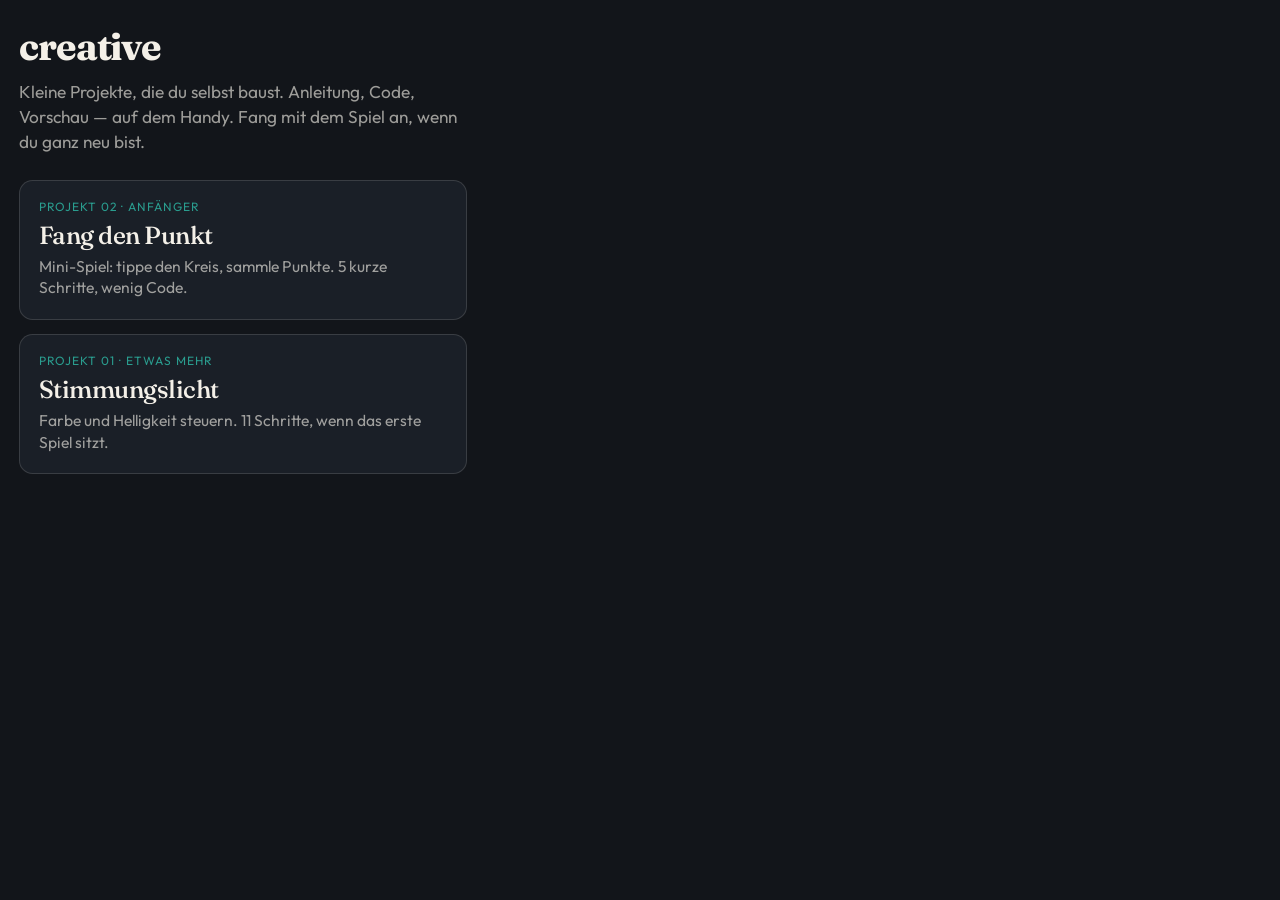
<file: lernen/index.html>
<!DOCTYPE html>
<html lang="de">
  <head>
    <meta charset="UTF-8" />
    <meta
      name="viewport"
      content="width=device-width, initial-scale=1, viewport-fit=cover"
    />
    <meta name="theme-color" content="#12151a" />
    <title>creative — Projekte</title>
    <link rel="preconnect" href="https://fonts.googleapis.com" />
    <link rel="preconnect" href="https://fonts.gstatic.com" crossorigin />
    <link
      href="https://fonts.googleapis.com/css2?family=Fraunces:opsz,wght@9..144,500;9..144,700&family=Outfit:wght@400;500;600&display=swap"
      rel="stylesheet"
    />
    <link rel="stylesheet" href="lernen.css?v=9" />
  </head>
  <body class="hub">
    <p class="hub-brand">creative</p>
    <p class="hub-lead">
      Kleine Projekte, die du selbst baust. Anleitung, Code, Vorschau — auf dem
      Handy. Fang mit dem Spiel an, wenn du ganz neu bist.
    </p>
    <nav class="pick" aria-label="Projekte">
      <a href="spiel/index.html">
        <p class="pick__kicker">Projekt 02 · Anfänger</p>
        <h1 class="pick__title">Fang den Punkt</h1>
        <p class="pick__text">
          Mini-Spiel: tippe den Kreis, sammle Punkte. 5 kurze Schritte, wenig
          Code.
        </p>
      </a>
      <a href="stimmungslicht/index.html">
        <p class="pick__kicker">Projekt 01 · etwas mehr</p>
        <h2 class="pick__title">Stimmungslicht</h2>
        <p class="pick__text">
          Farbe und Helligkeit steuern. 11 Schritte, wenn das erste Spiel sitzt.
        </p>
      </a>
    </nav>
  </body>
</html>
</file>
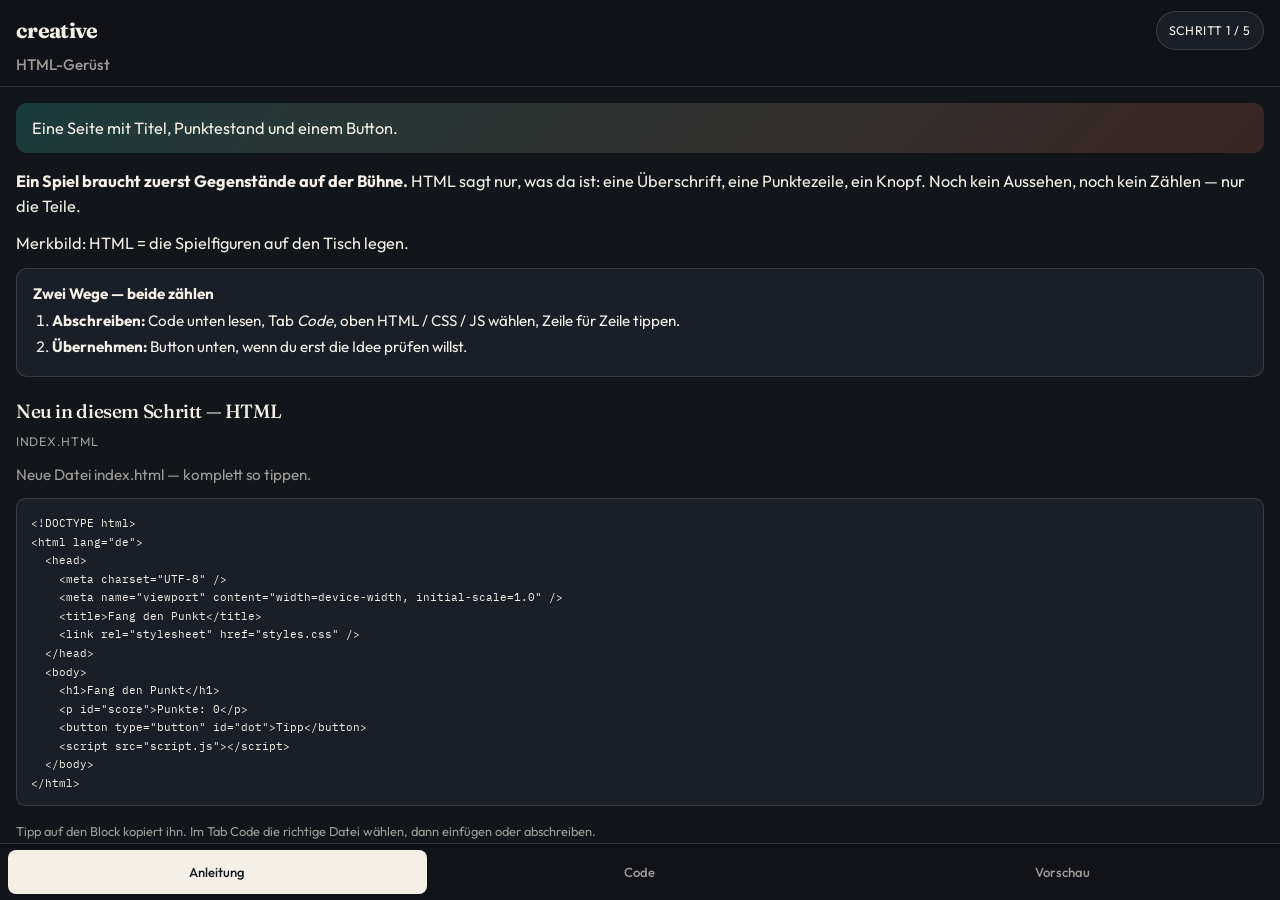
<file: lernen/spiel/index.html>
<!DOCTYPE html>
<html lang="de">
  <head>
    <meta charset="UTF-8" />
    <meta
      name="viewport"
      content="width=device-width, initial-scale=1, viewport-fit=cover"
    />
    <meta name="theme-color" content="#12151a" />
    <meta name="apple-mobile-web-app-capable" content="yes" />
    <meta name="mobile-web-app-capable" content="yes" />
    <title>Fang den Punkt — creative</title>
    <link rel="preconnect" href="https://fonts.googleapis.com" />
    <link rel="preconnect" href="https://fonts.gstatic.com" crossorigin />
    <link
      href="https://fonts.googleapis.com/css2?family=Fraunces:opsz,wght@9..144,500;9..144,700&family=IBM+Plex+Mono:wght@400;500&family=Outfit:wght@400;500;600&display=swap"
      rel="stylesheet"
    />
    <link rel="stylesheet" href="../lernen.css?v=9" />
  </head>
  <body>
    <header class="top">
      <div class="top__row">
        <a class="top__brand" href="../index.html">creative</a>
        <button type="button" class="step-chip" id="open-steps" aria-haspopup="dialog">
          <span id="step-chip-label">Schritt 1 / 5</span>
        </button>
      </div>
      <h1 class="top__title" id="step-title">HTML-Gerüst</h1>
    </header>

    <section class="panel" id="panel-guide" data-panel="guide">
      <p class="ziel" id="step-goal"></p>
      <article class="prose" id="step-body"></article>
      <ul class="checks" id="step-checks"></ul>
      <div class="guide-actions">
        <button type="button" class="btn btn--fill" id="apply-step">
          Code für diesen Schritt übernehmen
        </button>
        <p class="hint">
          Drei Dateien: HTML, CSS, JS. Im Tab Code oben umschalten. Abschreiben
          oder übernehmen — dann Vorschau.
        </p>
        <div class="step-nav">
          <button type="button" class="btn btn--ghost" id="prev-step">Zurück</button>
          <button type="button" class="btn btn--ghost" id="next-step">Weiter</button>
        </div>
      </div>
    </section>

    <section class="panel panel--code hidden" id="panel-code" data-panel="code">
      <div class="file-tabs" role="tablist" aria-label="Dateien">
        <button type="button" class="file-tab is-active" data-file="html">HTML</button>
        <button type="button" class="file-tab" data-file="css">CSS</button>
        <button type="button" class="file-tab" data-file="js">JS</button>
      </div>
      <div class="code-toolbar">
        <p class="file-hint" id="file-hint">index.html</p>
        <p class="file-empty hidden" id="file-empty">Diese Datei ist noch leer.</p>
        <div class="code-tools">
          <button type="button" class="btn btn--ghost btn--small" id="fill-file">
            Datei aus Schritt holen
          </button>
          <button type="button" class="btn btn--ghost btn--small" id="clear-file">
            Datei leeren
          </button>
        </div>
      </div>
      <div class="editor-wrap">
        <textarea id="editor-html" class="editor" data-file="html" spellcheck="false" autocapitalize="off" autocomplete="off" autocorrect="off"></textarea>
        <textarea id="editor-css" class="editor is-off" data-file="css" spellcheck="false" autocapitalize="off" autocomplete="off" autocorrect="off"></textarea>
        <textarea id="editor-js" class="editor is-off" data-file="js" spellcheck="false" autocapitalize="off" autocomplete="off" autocorrect="off"></textarea>
      </div>
    </section>

    <section class="panel panel--preview hidden" id="panel-preview" data-panel="preview">
      <iframe id="preview" title="Live-Vorschau" src="about:blank"></iframe>
      <p class="preview-empty hidden" id="preview-empty">
        Noch kein Code. In der Anleitung übernehmen — oder im Tab Code schreiben.
      </p>
    </section>

    <nav class="dock" aria-label="Bereiche">
      <button type="button" class="dock__btn is-active" data-panel="guide">Anleitung</button>
      <button type="button" class="dock__btn" data-panel="code">Code</button>
      <button type="button" class="dock__btn" data-panel="preview">Vorschau</button>
    </nav>

    <dialog class="sheet" id="step-sheet">
      <form method="dialog" class="sheet__head">
        <strong>Schritte</strong>
        <button type="submit" class="btn btn--ghost btn--small">Schließen</button>
      </form>
      <ol class="sheet__list" id="step-list"></ol>
      <button type="button" class="btn btn--ghost btn--small sheet__reset" id="reset-progress">
        Fortschritt löschen
      </button>
    </dialog>

    <p class="toast hidden" id="toast" role="status"></p>

    <script>
      window.LERN_CONFIG = {
        storageKey: "creative-handy-02-punkt-v1",
        cssFromStep: 2,
        jsFromStep: 3,
      };
    </script>
    <script src="schritte.js?v=1"></script>
    <script src="../app.js?v=9"></script>
  </body>
</html>
</file>
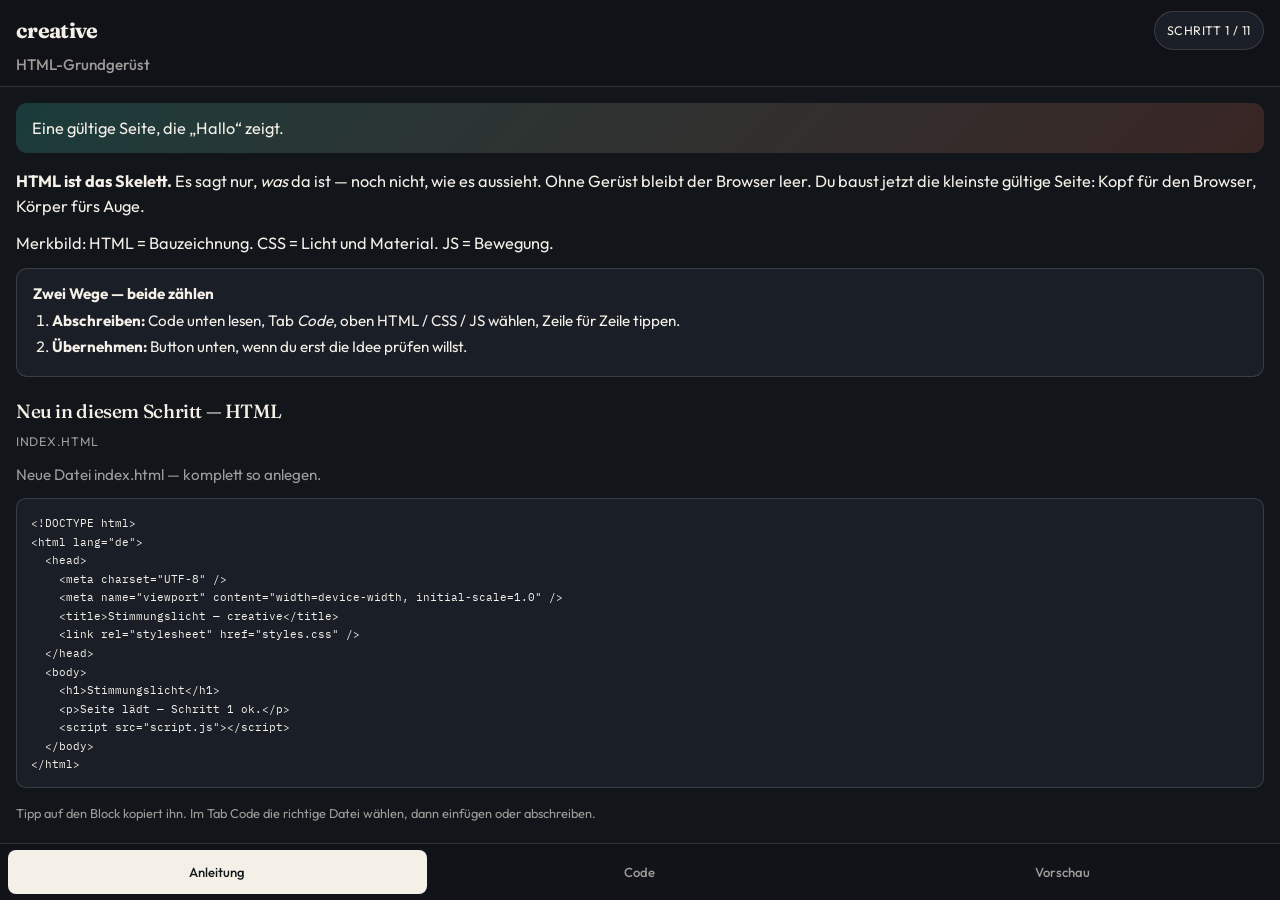
<file: lernen/stimmungslicht/index.html>
<!DOCTYPE html>
<html lang="de">
  <head>
    <meta charset="UTF-8" />
    <meta
      name="viewport"
      content="width=device-width, initial-scale=1, viewport-fit=cover"
    />
    <meta name="theme-color" content="#12151a" />
    <meta name="apple-mobile-web-app-capable" content="yes" />
    <meta name="mobile-web-app-capable" content="yes" />
    <meta
      name="apple-mobile-web-app-status-bar-style"
      content="black-translucent"
    />
    <title>Stimmungslicht — Lernen auf dem Handy</title>
    <link rel="preconnect" href="https://fonts.googleapis.com" />
    <link rel="preconnect" href="https://fonts.gstatic.com" crossorigin />
    <link
      href="https://fonts.googleapis.com/css2?family=Fraunces:opsz,wght@9..144,500;9..144,700&family=IBM+Plex+Mono:wght@400;500&family=Outfit:wght@400;500;600&display=swap"
      rel="stylesheet"
    />
    <link rel="stylesheet" href="../lernen.css?v=9" />
  </head>
  <body>
    <header class="top">
      <div class="top__row">
        <a class="top__brand" href="../index.html">creative</a>
        <button type="button" class="step-chip" id="open-steps" aria-haspopup="dialog">
          <span id="step-chip-label">Schritt 1 / 11</span>
        </button>
      </div>
      <h1 class="top__title" id="step-title">HTML-Grundgerüst</h1>
    </header>

    <section class="panel" id="panel-guide" data-panel="guide">
      <p class="ziel" id="step-goal"></p>
      <article class="prose" id="step-body"></article>
      <ul class="checks" id="step-checks"></ul>
      <div class="guide-actions">
        <button type="button" class="btn btn--fill" id="apply-step">
          Code für diesen Schritt übernehmen
        </button>
        <p class="hint">
          HTML, CSS und JS sind drei Dateien — oben im Tab <strong>Code</strong>
          umschalten. Abschreiben prägt; Übernehmen ist erlaubt, wenn du erst
          prüfen willst.
        </p>
        <div class="step-nav">
          <button type="button" class="btn btn--ghost" id="prev-step">Zurück</button>
          <button type="button" class="btn btn--ghost" id="next-step">Weiter</button>
        </div>
      </div>
    </section>

    <section class="panel panel--code hidden" id="panel-code" data-panel="code">
      <div class="file-tabs" role="tablist" aria-label="Dateien">
        <button type="button" class="file-tab is-active" data-file="html" id="tab-html">
          HTML
        </button>
        <button type="button" class="file-tab" data-file="css" id="tab-css">
          CSS
        </button>
        <button type="button" class="file-tab" data-file="js" id="tab-js">
          JS
        </button>
      </div>
      <div class="code-toolbar">
        <p class="file-hint" id="file-hint">index.html</p>
        <p class="file-empty hidden" id="file-empty">
          Diese Datei ist noch leer. Schreib sie aus der Anleitung ab — oder
          tippe „Datei aus Schritt holen“.
        </p>
        <div class="code-tools">
          <button type="button" class="btn btn--ghost btn--small" id="fill-file">
            Datei aus Schritt holen
          </button>
          <button type="button" class="btn btn--ghost btn--small" id="clear-file">
            Datei leeren
          </button>
        </div>
      </div>
      <div class="editor-wrap">
        <label class="sr-only" for="editor-html">HTML-Editor</label>
        <textarea
          id="editor-html"
          class="editor"
          data-file="html"
          spellcheck="false"
          autocapitalize="off"
          autocomplete="off"
          autocorrect="off"
          enterkeyhint="enter"
        ></textarea>
        <textarea
          id="editor-css"
          class="editor is-off"
          data-file="css"
          spellcheck="false"
          autocapitalize="off"
          autocomplete="off"
          autocorrect="off"
          enterkeyhint="enter"
        ></textarea>
        <textarea
          id="editor-js"
          class="editor is-off"
          data-file="js"
          spellcheck="false"
          autocapitalize="off"
          autocomplete="off"
          autocorrect="off"
          enterkeyhint="enter"
        ></textarea>
      </div>
    </section>

    <section class="panel panel--preview hidden" id="panel-preview" data-panel="preview">
      <iframe
        id="preview"
        title="Live-Vorschau deines Projekts"
        src="about:blank"
      ></iframe>
      <p class="preview-empty hidden" id="preview-empty">
        Noch kein Code. Schreib ihn im Tab Code ab — oder in der
        Anleitung <strong>übernehmen</strong>.
      </p>
    </section>

    <nav class="dock" aria-label="Bereiche">
      <button type="button" class="dock__btn is-active" data-panel="guide">
        Anleitung
      </button>
      <button type="button" class="dock__btn" data-panel="code">Code</button>
      <button type="button" class="dock__btn" data-panel="preview">Vorschau</button>
    </nav>

    <dialog class="sheet" id="step-sheet">
      <form method="dialog" class="sheet__head">
        <strong>Schritte</strong>
        <button type="submit" class="btn btn--ghost btn--small">Schließen</button>
      </form>
      <ol class="sheet__list" id="step-list"></ol>
      <button type="button" class="btn btn--ghost btn--small sheet__reset" id="reset-progress">
        Fortschritt löschen
      </button>
    </dialog>

    <p class="toast hidden" id="toast" role="status"></p>

    <script>
      window.LERN_CONFIG = {
        storageKey: "creative-handy-01-v2",
        cssFromStep: 2,
        jsFromStep: 7,
      };
    </script>
    <script src="schritte.js?v=8"></script>
    <script src="../app.js?v=9"></script>
  </body>
</html>
</file>
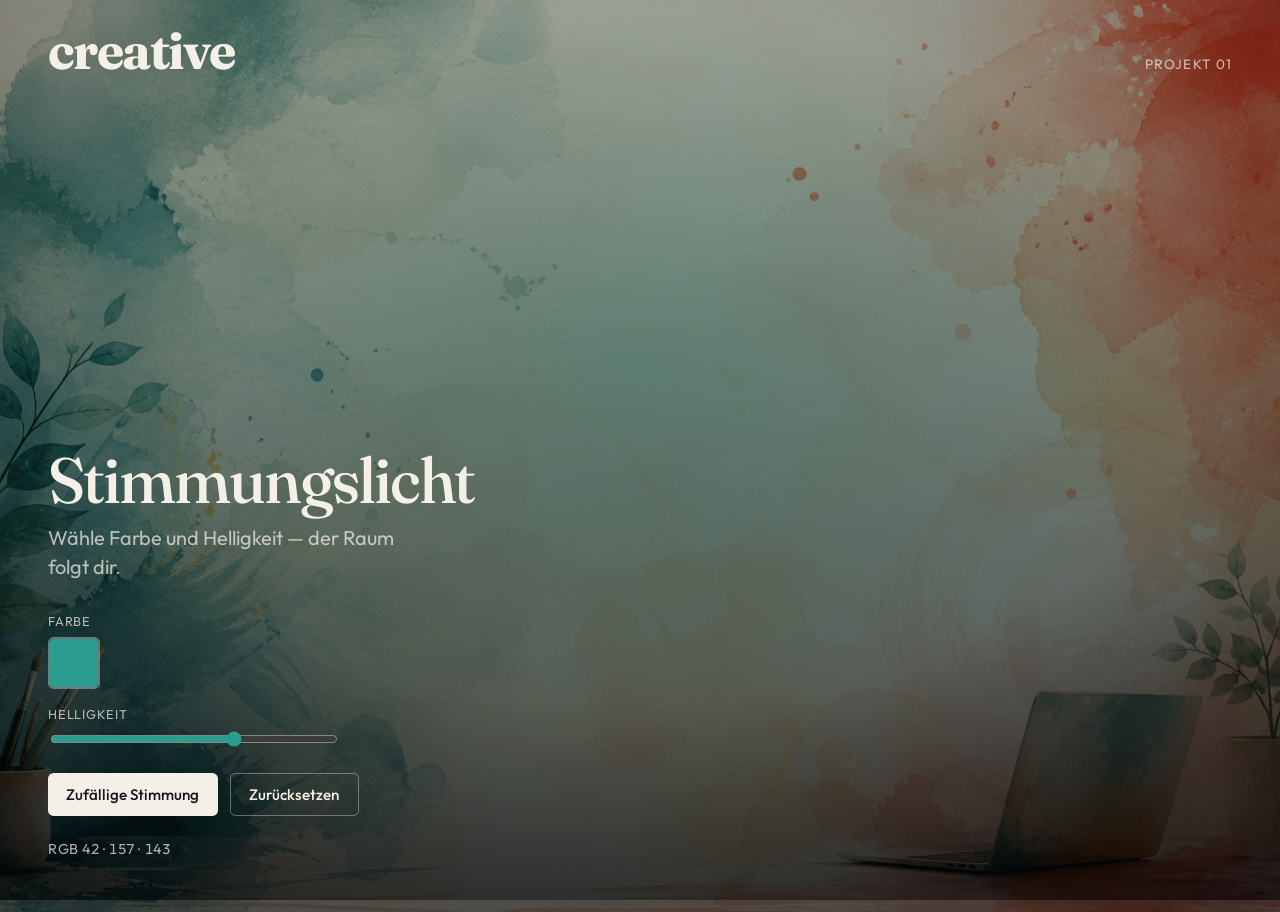
<file: loesungen/01-stimmungslicht/index.html>
<!DOCTYPE html>
<html lang="de">
  <head>
    <meta charset="UTF-8" />
    <meta name="viewport" content="width=device-width, initial-scale=1.0" />
    <title>Stimmungslicht — creative</title>
    <link rel="preconnect" href="https://fonts.googleapis.com" />
    <link rel="preconnect" href="https://fonts.gstatic.com" crossorigin />
    <link
      href="https://fonts.googleapis.com/css2?family=Fraunces:opsz,wght@9..144,500;9..144,700&family=Outfit:wght@400;500;600&display=swap"
      rel="stylesheet"
    />
    <link rel="stylesheet" href="styles.css" />
  </head>
  <body>
    <!-- Hintergrund: Bild + farbige Schicht darüber -->
    <div class="atmosphere" aria-hidden="true">
      <div class="atmosphere__image"></div>
      <div class="atmosphere__wash" id="wash"></div>
    </div>

    <header class="brand">
      <p class="brand__name">creative</p>
      <p class="brand__meta">Projekt 01</p>
    </header>

    <main class="stage">
      <h1 class="stage__title">Stimmungslicht</h1>
      <p class="stage__lead">
        Wähle Farbe und Helligkeit — der Raum folgt dir.
      </p>

      <div class="controls" role="group" aria-label="Lichtsteuerung">
        <label class="field">
          <span class="field__label">Farbe</span>
          <input
            type="color"
            id="color"
            value="#2a9d8f"
            aria-describedby="rgb-readout"
          />
        </label>

        <label class="field field--range">
          <span class="field__label">Helligkeit</span>
          <input
            type="range"
            id="brightness"
            min="15"
            max="100"
            value="70"
          />
        </label>

        <div class="actions">
          <button type="button" class="btn" id="random">Zufällige Stimmung</button>
          <button type="button" class="btn btn--ghost" id="reset">Zurücksetzen</button>
        </div>
      </div>

      <p class="readout" id="rgb-readout" aria-live="polite">RGB 42 · 157 · 143</p>
    </main>

    <script src="script.js"></script>
  </body>
</html>
</file>
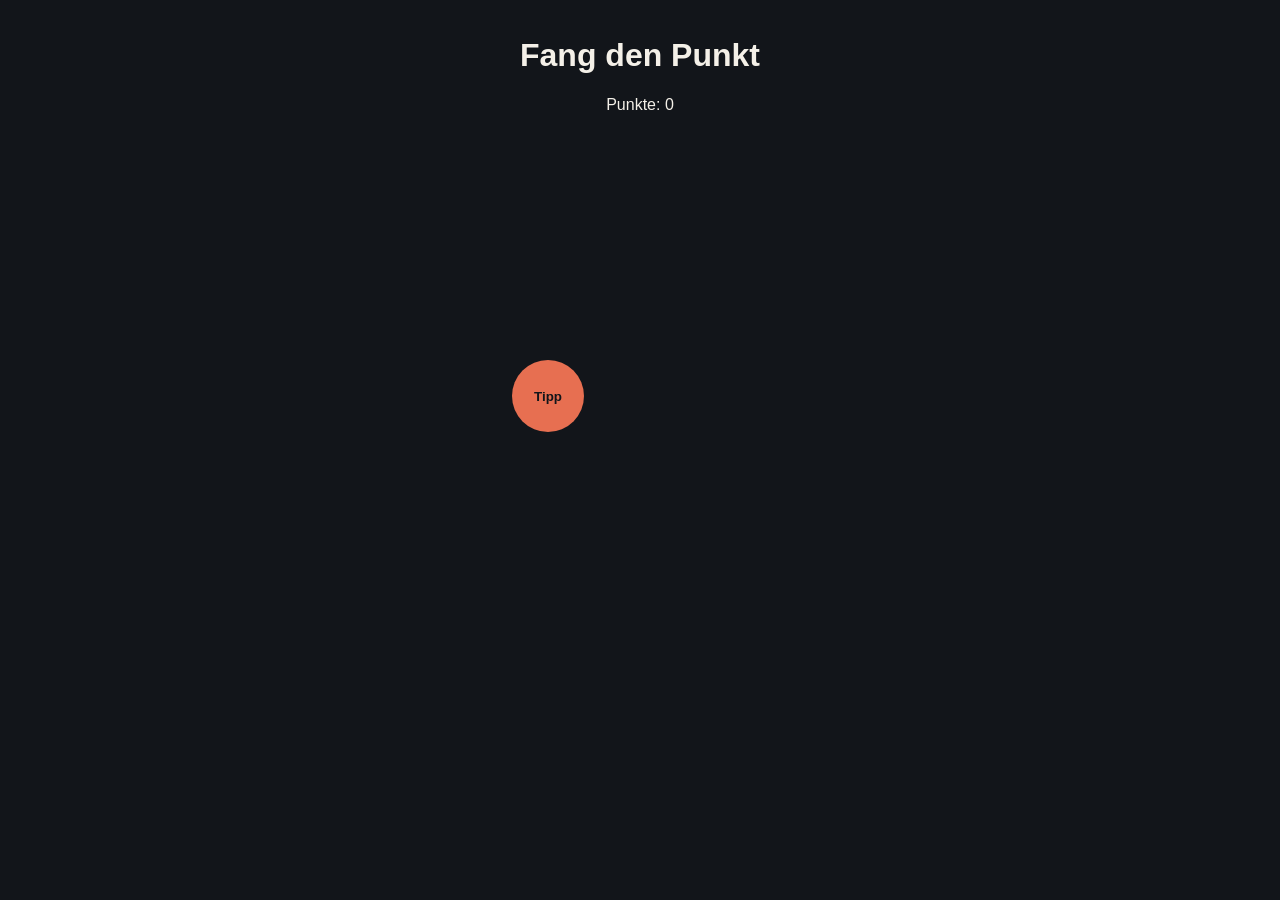
<file: loesungen/02-fang-den-punkt/index.html>
<!DOCTYPE html>
<html lang="de">
  <head>
    <meta charset="UTF-8" />
    <meta name="viewport" content="width=device-width, initial-scale=1.0" />
    <title>Fang den Punkt</title>
    <link rel="stylesheet" href="styles.css" />
  </head>
  <body>
    <h1>Fang den Punkt</h1>
    <p id="score">Punkte: 0</p>
    <button type="button" id="dot">Tipp</button>
    <script src="script.js"></script>
  </body>
</html>
</file>
<file: lernen/lernen.css>
:root {
  --ink: #12151a;
  --ink-2: #1a1f27;
  --cream: #f4f0e8;
  --muted: color-mix(in srgb, var(--cream) 62%, transparent);
  --line: rgb(244 240 232 / 0.14);
  --teal: #2a9d8f;
  --coral: #e76f51;
  --ease: cubic-bezier(0.22, 1, 0.36, 1);
  --dock: 4.35rem;
  --top: 5.6rem;
  --safe-b: env(safe-area-inset-bottom, 0px);
  --safe-t: env(safe-area-inset-top, 0px);
}

*,
*::before,
*::after {
  box-sizing: border-box;
}

html,
body {
  margin: 0;
  height: 100%;
  height: 100dvh;
  background: var(--ink);
  color: var(--cream);
  font-family: "Outfit", sans-serif;
}

body {
  display: grid;
  grid-template-rows: auto 1fr auto;
  padding-top: var(--safe-t);
  overflow: hidden;
}

.hidden {
  display: none !important;
}

.sr-only {
  position: absolute;
  width: 1px;
  height: 1px;
  overflow: hidden;
  clip: rect(0 0 0 0);
}

.top {
  padding: 0.7rem 1rem 0.75rem;
  border-bottom: 1px solid var(--line);
  background: color-mix(in srgb, var(--ink) 88%, black);
}

.top__row {
  display: flex;
  align-items: center;
  justify-content: space-between;
  gap: 0.75rem;
}

.top__brand {
  margin: 0;
  font-family: "Fraunces", serif;
  font-size: 1.35rem;
  font-weight: 700;
  letter-spacing: -0.03em;
  color: inherit;
  text-decoration: none;
}

.top__title {
  margin: 0.35rem 0 0;
  font-size: 0.95rem;
  font-weight: 500;
  color: var(--muted);
}

.step-chip {
  font: inherit;
  font-size: 0.78rem;
  letter-spacing: 0.04em;
  text-transform: uppercase;
  color: var(--cream);
  background: var(--ink-2);
  border: 1px solid var(--line);
  border-radius: 999px;
  padding: 0.4rem 0.75rem;
  min-height: 2.4rem;
}

.panel {
  overflow: auto;
  -webkit-overflow-scrolling: touch;
  padding: 1rem 1rem calc(1.25rem + var(--safe-b));
}

.panel--code {
  display: grid;
  grid-template-rows: auto auto 1fr;
  padding: 0;
  min-height: 0;
  position: relative;
  z-index: 2;
}

.panel--preview {
  padding: 0;
  position: relative;
  min-height: 0;
  height: 100%;
  background: #12151a;
  overflow: hidden;
}

.ziel {
  margin: 0 0 1rem;
  padding: 0.85rem 1rem;
  background: linear-gradient(
    135deg,
    color-mix(in srgb, var(--teal) 28%, transparent),
    color-mix(in srgb, var(--coral) 18%, transparent)
  );
  border-radius: 0.7rem;
  font-size: 1.02rem;
  line-height: 1.4;
}

.prose {
  font-size: 1.02rem;
  line-height: 1.5;
}

.prose h2,
.prose h3 {
  font-family: "Fraunces", serif;
  font-weight: 500;
  letter-spacing: -0.02em;
  margin: 1.25rem 0 0.4rem;
}

.prose p {
  margin: 0.45rem 0 0.8rem;
}

.prose ul {
  margin: 0.3rem 0 1rem;
  padding-left: 1.15rem;
}

.prose li {
  margin: 0.25rem 0;
}

.prose code,
.checks code {
  font-family: "IBM Plex Mono", monospace;
  font-size: 0.86em;
  background: rgb(255 255 255 / 0.06);
  padding: 0.05rem 0.3rem;
  border-radius: 0.25rem;
}

.prose pre {
  margin: 0.5rem 0 1rem;
  padding: 0.85rem;
  background: var(--ink-2);
  border: 1px solid var(--line);
  border-radius: 0.6rem;
  overflow-x: auto;
  font-family: "IBM Plex Mono", monospace;
  font-size: 0.78rem;
  line-height: 1.45;
  -webkit-overflow-scrolling: touch;
}

.prose pre code {
  background: none;
  padding: 0;
}

.path-box {
  margin: 0 0 1.1rem;
  padding: 0.85rem 1rem;
  border: 1px solid var(--line);
  border-radius: 0.7rem;
  background: var(--ink-2);
  font-size: 0.95rem;
  line-height: 1.45;
}

.path-box ol {
  margin: 0.35rem 0 0;
  padding-left: 1.2rem;
}

.file-name {
  margin: 0 0 0.35rem;
  font-size: 0.78rem;
  letter-spacing: 0.06em;
  text-transform: uppercase;
  color: var(--muted);
}

.tiny {
  margin: -0.35rem 0 1rem;
  font-size: 0.8rem;
  color: var(--muted);
}

.lines {
  list-style: none;
  margin: 0 0 1.4rem;
  padding: 0;
}

.lines li {
  display: grid;
  gap: 0.2rem;
  padding: 0.65rem 0;
  border-bottom: 1px solid var(--line);
}

.lines code {
  display: block;
  font-size: 0.78rem;
  white-space: pre-wrap;
  word-break: break-word;
  color: #c8efe6;
  background: rgb(42 157 143 / 0.12);
  padding: 0.35rem 0.45rem;
  border-radius: 0.35rem;
}

.lines span {
  font-size: 0.92rem;
  color: var(--cream);
  line-height: 1.4;
}

.code-toolbar {
  border-bottom: 1px solid var(--line);
  background: var(--ink);
}

.code-tools {
  display: grid;
  grid-template-columns: 1fr 1fr;
  gap: 0.4rem;
  padding: 0.35rem 0.6rem 0.55rem;
}

.editor-wrap {
  min-height: 0;
  position: relative;
  display: grid;
}

.checks {
  margin: 0 0 1.25rem;
  padding: 0;
  list-style: none;
}

.checks li {
  position: relative;
  padding: 0.45rem 0 0.45rem 1.5rem;
  color: var(--muted);
  font-size: 0.95rem;
}

.checks li::before {
  content: "○";
  position: absolute;
  left: 0;
  color: var(--teal);
}

.guide-actions {
  display: grid;
  gap: 0.75rem;
  padding-bottom: 0.5rem;
}

.hint {
  margin: 0;
  font-size: 0.88rem;
  color: var(--muted);
  line-height: 1.4;
}

.step-nav {
  display: grid;
  grid-template-columns: 1fr 1fr;
  gap: 0.65rem;
}

.btn {
  font: inherit;
  font-weight: 500;
  border-radius: 0.55rem;
  min-height: 2.85rem;
  padding: 0.7rem 1rem;
  cursor: pointer;
}

.btn--fill {
  border: none;
  color: var(--ink);
  background: var(--cream);
}

.btn--ghost {
  color: var(--cream);
  background: transparent;
  border: 1px solid var(--line);
}

.btn--small {
  min-height: 2.2rem;
  font-size: 0.85rem;
  padding: 0.35rem 0.7rem;
}

.btn:disabled {
  opacity: 0.35;
}

.file-tabs {
  display: grid;
  grid-template-columns: 1fr 1fr 1fr;
  border-bottom: 1px solid var(--line);
  background: var(--ink);
  position: relative;
  z-index: 3;
}

.file-tab {
  font: inherit;
  font-size: 0.9rem;
  font-weight: 600;
  letter-spacing: 0.08em;
  text-transform: uppercase;
  color: var(--muted);
  background: transparent;
  border: none;
  border-bottom: 3px solid transparent;
  min-height: 3.1rem;
  padding: 0.5rem;
  touch-action: manipulation;
  -webkit-tap-highlight-color: transparent;
}

.file-tab.is-active {
  color: var(--cream);
  border-bottom-color: var(--teal);
  background: color-mix(in srgb, var(--teal) 16%, transparent);
}

.file-hint {
  margin: 0;
  padding: 0.45rem 0.85rem 0.15rem;
  font-size: 0.78rem;
  letter-spacing: 0.06em;
  text-transform: uppercase;
  color: var(--muted);
}

.file-empty {
  margin: 0;
  padding: 0.35rem 0.85rem 0.55rem;
  font-size: 0.88rem;
  line-height: 1.4;
  color: var(--cream);
  background: color-mix(in srgb, var(--coral) 18%, transparent);
}

.editor {
  width: 100%;
  height: 100%;
  min-height: 0;
  margin: 0;
  border: none;
  resize: none;
  padding: 0.85rem 0.9rem calc(0.85rem + var(--safe-b));
  background: #0e1116;
  color: #e8e2d6;
  font-family: "IBM Plex Mono", monospace;
  font-size: 16px;
  line-height: 1.45;
  tab-size: 2;
}

.editor.is-off {
  position: absolute;
  width: 1px;
  height: 1px;
  opacity: 0;
  pointer-events: none;
  left: -9999px;
}

.stand {
  margin: 0 0 1rem;
  padding: 0.7rem 0.9rem;
  border-left: 3px solid var(--teal);
  color: var(--cream);
  font-size: 0.95rem;
  line-height: 1.45;
}

.wohin {
  margin: 0 0 0.55rem;
  font-size: 0.95rem;
  color: var(--muted);
  line-height: 1.4;
}

.editor:focus {
  outline: none;
}

#preview {
  position: absolute;
  inset: 0;
  width: 100%;
  height: 100%;
  border: 0;
  background: #12151a;
  color-scheme: dark;
}

.preview-empty {
  position: absolute;
  inset: 0;
  margin: 0;
  display: grid;
  place-items: center;
  padding: 2rem;
  text-align: center;
  color: var(--muted);
  line-height: 1.45;
}

.dock {
  display: grid;
  grid-template-columns: 1fr 1fr 1fr;
  gap: 0.25rem;
  padding: 0.4rem 0.5rem calc(0.4rem + var(--safe-b));
  border-top: 1px solid var(--line);
  background: color-mix(in srgb, var(--ink) 92%, black);
}

.dock__btn {
  font: inherit;
  font-size: 0.82rem;
  font-weight: 500;
  color: var(--muted);
  background: transparent;
  border: none;
  border-radius: 0.5rem;
  min-height: 2.7rem;
}

.dock__btn.is-active {
  color: var(--ink);
  background: var(--cream);
}

.sheet {
  width: min(100% - 1.2rem, 26rem);
  max-height: 80dvh;
  margin: auto auto 0;
  padding: 1rem 1rem calc(1rem + var(--safe-b));
  border: 1px solid var(--line);
  border-radius: 1rem 1rem 0 0;
  background: var(--ink-2);
  color: var(--cream);
}

.sheet::backdrop {
  background: rgb(0 0 0 / 0.55);
}

.sheet__head {
  display: flex;
  justify-content: space-between;
  align-items: center;
  margin-bottom: 0.75rem;
}

.sheet__list {
  margin: 0;
  padding: 0;
  list-style: none;
}

.sheet__list button {
  width: 100%;
  text-align: left;
  font: inherit;
  color: var(--cream);
  background: transparent;
  border: none;
  border-bottom: 1px solid var(--line);
  padding: 0.85rem 0.15rem;
  min-height: 3rem;
}

.sheet__list button.is-current {
  color: var(--teal);
}

.sheet__reset {
  width: 100%;
  margin-top: 0.85rem;
}

.toast {
  position: fixed;
  left: 1rem;
  right: 1rem;
  bottom: calc(var(--dock) + var(--safe-b) + 0.6rem);
  margin: 0;
  padding: 0.75rem 1rem;
  background: var(--cream);
  color: var(--ink);
  border-radius: 0.6rem;
  text-align: center;
  font-weight: 500;
  z-index: 20;
}

body.kb-open .dock,
body.kb-open .toast {
  display: none;
}

body.hub {
  display: block;
  overflow: auto;
  padding: calc(var(--safe-t) + 1.4rem) 1.2rem calc(1.6rem + var(--safe-b));
}

.hub-brand {
  margin: 0;
  font-family: "Fraunces", serif;
  font-size: 2.4rem;
  font-weight: 700;
  letter-spacing: -0.03em;
}

.hub-lead {
  margin: 0.55rem 0 1.6rem;
  max-width: 28rem;
  font-size: 1.08rem;
  line-height: 1.45;
  color: var(--muted);
}

.pick {
  display: grid;
  gap: 0.9rem;
  max-width: 28rem;
}

.pick a {
  display: block;
  padding: 1.15rem 1.15rem 1.2rem;
  color: inherit;
  text-decoration: none;
  background: var(--ink-2);
  border: 1px solid var(--line);
  border-radius: 0.85rem;
}

.pick a:focus-visible {
  outline: 2px solid var(--teal);
  outline-offset: 3px;
}

.pick__kicker {
  margin: 0 0 0.35rem;
  font-size: 0.75rem;
  letter-spacing: 0.08em;
  text-transform: uppercase;
  color: var(--teal);
}

.pick__title {
  margin: 0 0 0.35rem;
  font-family: "Fraunces", serif;
  font-size: 1.55rem;
  font-weight: 500;
  letter-spacing: -0.02em;
}

.pick__text {
  margin: 0;
  font-size: 0.98rem;
  line-height: 1.4;
  color: var(--muted);
}
</file>
<file: loesungen/01-stimmungslicht/styles.css>
/* =========================================================
   Projekt 01 — Stimmungslicht
   CSS-Variablen: zentrale Werte, die JS zur Laufzeit ändert
   ========================================================= */

:root {
  --farbe: #2a9d8f;
  --helligkeit: 70%;
  --tinte: color-mix(in srgb, var(--farbe) var(--helligkeit), #0d1114);
  --text: #f4f0e8;
  --text-muted: color-mix(in srgb, var(--text) 72%, transparent);
  --ink: #12151a;
  --ease: cubic-bezier(0.22, 1, 0.36, 1);
}

*,
*::before,
*::after {
  box-sizing: border-box;
}

html,
body {
  margin: 0;
  min-height: 100%;
}

body {
  font-family: "Outfit", sans-serif;
  color: var(--text);
  background: var(--ink);
  overflow-x: hidden;
}

/* --- Atmosphäre: Bild + farbige Wäsche --- */

.atmosphere {
  position: fixed;
  inset: 0;
  z-index: 0;
  pointer-events: none;
}

.atmosphere__image {
  position: absolute;
  inset: 0;
  background:
    linear-gradient(180deg, rgb(10 12 16 / 0.35), rgb(10 12 16 / 0.72)),
    url("assets/mood-bg.png") center / cover no-repeat;
  transform: scale(1.04);
  animation: drift 18s var(--ease) infinite alternate;
}

.atmosphere__wash {
  position: absolute;
  inset: 0;
  background: radial-gradient(
    ellipse 80% 70% at 50% 40%,
    color-mix(in srgb, var(--tinte) 78%, transparent),
    color-mix(in srgb, var(--tinte) 28%, transparent) 55%,
    rgb(8 10 14 / 0.85)
  );
  transition: background 0.55s var(--ease);
  mix-blend-mode: soft-light;
}

/* --- Brand --- */

.brand {
  position: relative;
  z-index: 1;
  display: flex;
  align-items: baseline;
  justify-content: space-between;
  padding: 1.5rem clamp(1.25rem, 4vw, 3rem);
}

.brand__name {
  margin: 0;
  font-family: "Fraunces", serif;
  font-size: clamp(2rem, 5vw, 3.25rem);
  font-weight: 700;
  letter-spacing: -0.03em;
  line-height: 1;
  animation: rise 0.9s var(--ease) both;
}

.brand__meta {
  margin: 0;
  font-size: 0.85rem;
  letter-spacing: 0.08em;
  text-transform: uppercase;
  color: var(--text-muted);
  animation: rise 0.9s var(--ease) 0.08s both;
}

/* --- Stage (eine Komposition) --- */

.stage {
  position: relative;
  z-index: 1;
  min-height: calc(100vh - 5.5rem);
  display: flex;
  flex-direction: column;
  justify-content: flex-end;
  padding: 0 clamp(1.25rem, 4vw, 3rem) clamp(2rem, 6vh, 4rem);
  max-width: 40rem;
}

.stage__title {
  margin: 0 0 0.65rem;
  font-family: "Fraunces", serif;
  font-size: clamp(2.4rem, 7vw, 4rem);
  font-weight: 500;
  letter-spacing: -0.03em;
  line-height: 1.05;
  animation: rise 1s var(--ease) 0.12s both;
}

.stage__lead {
  margin: 0 0 2rem;
  font-size: clamp(1.05rem, 2.4vw, 1.25rem);
  line-height: 1.45;
  color: var(--text-muted);
  max-width: 28ch;
  animation: rise 1s var(--ease) 0.2s both;
}

/* --- Controls --- */

.controls {
  display: grid;
  gap: 1.1rem;
  animation: rise 1s var(--ease) 0.28s both;
}

.field {
  display: grid;
  gap: 0.45rem;
  width: fit-content;
}

.field--range {
  width: min(100%, 18rem);
}

.field__label {
  font-size: 0.8rem;
  letter-spacing: 0.06em;
  text-transform: uppercase;
  color: var(--text-muted);
}

input[type="color"] {
  width: 3.25rem;
  height: 3.25rem;
  padding: 0;
  border: 2px solid rgb(255 255 255 / 0.35);
  border-radius: 0.35rem;
  background: transparent;
  cursor: pointer;
}

input[type="color"]::-webkit-color-swatch-wrapper {
  padding: 0;
}

input[type="color"]::-webkit-color-swatch {
  border: none;
  border-radius: 0.2rem;
}

input[type="range"] {
  width: 100%;
  accent-color: var(--farbe);
  cursor: pointer;
}

.actions {
  display: flex;
  flex-wrap: wrap;
  gap: 0.75rem;
  margin-top: 0.35rem;
}

.btn {
  font: inherit;
  font-weight: 500;
  font-size: 0.95rem;
  padding: 0.7rem 1.15rem;
  border: none;
  border-radius: 0.35rem;
  color: var(--ink);
  background: var(--text);
  cursor: pointer;
  transition: transform 0.25s var(--ease), opacity 0.25s var(--ease);
}

.btn:hover {
  transform: translateY(-1px);
}

.btn:active {
  transform: translateY(0);
}

.btn--ghost {
  color: var(--text);
  background: transparent;
  border: 1px solid rgb(255 255 255 / 0.35);
}

.readout {
  margin: 1.5rem 0 0;
  font-size: 0.9rem;
  letter-spacing: 0.04em;
  color: var(--text-muted);
  font-variant-numeric: tabular-nums;
  animation: rise 1s var(--ease) 0.36s both;
}

/* --- Motion --- */

@keyframes rise {
  from {
    opacity: 0;
    transform: translateY(14px);
  }
  to {
    opacity: 1;
    transform: translateY(0);
  }
}

@keyframes drift {
  from {
    transform: scale(1.04) translate(0, 0);
  }
  to {
    transform: scale(1.08) translate(-1.2%, 0.8%);
  }
}

@media (prefers-reduced-motion: reduce) {
  *,
  *::before,
  *::after {
    animation-duration: 0.01ms !important;
    animation-iteration-count: 1 !important;
    transition-duration: 0.01ms !important;
  }
}
</file>
<file: loesungen/02-fang-den-punkt/styles.css>
body {
  margin: 0;
  min-height: 100%;
  background: #12151a;
  color: #f4f0e8;
  font-family: sans-serif;
  text-align: center;
  padding-top: 1rem;
}

#dot {
  position: absolute;
  left: 40%;
  top: 40%;
  width: 72px;
  height: 72px;
  border: none;
  border-radius: 50%;
  background: #e76f51;
  color: #12151a;
  font-weight: 700;
}
</file>
